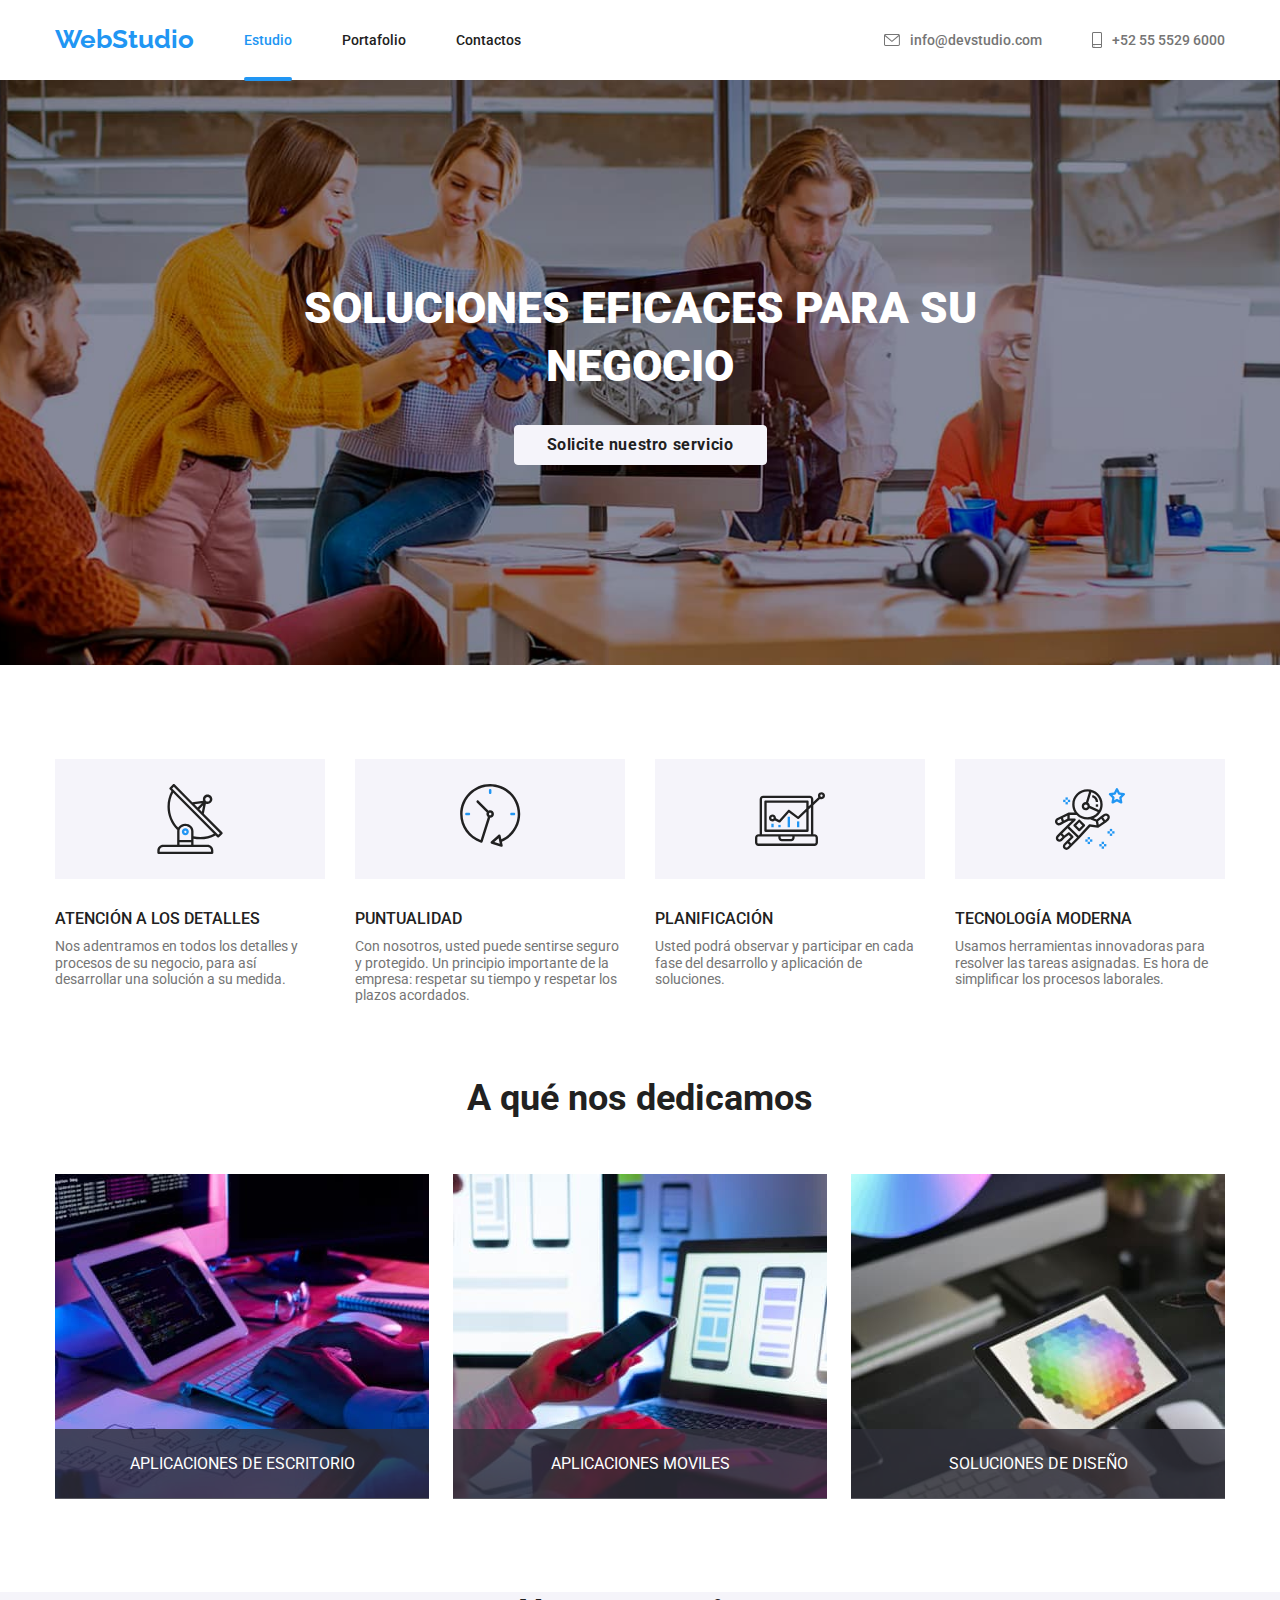
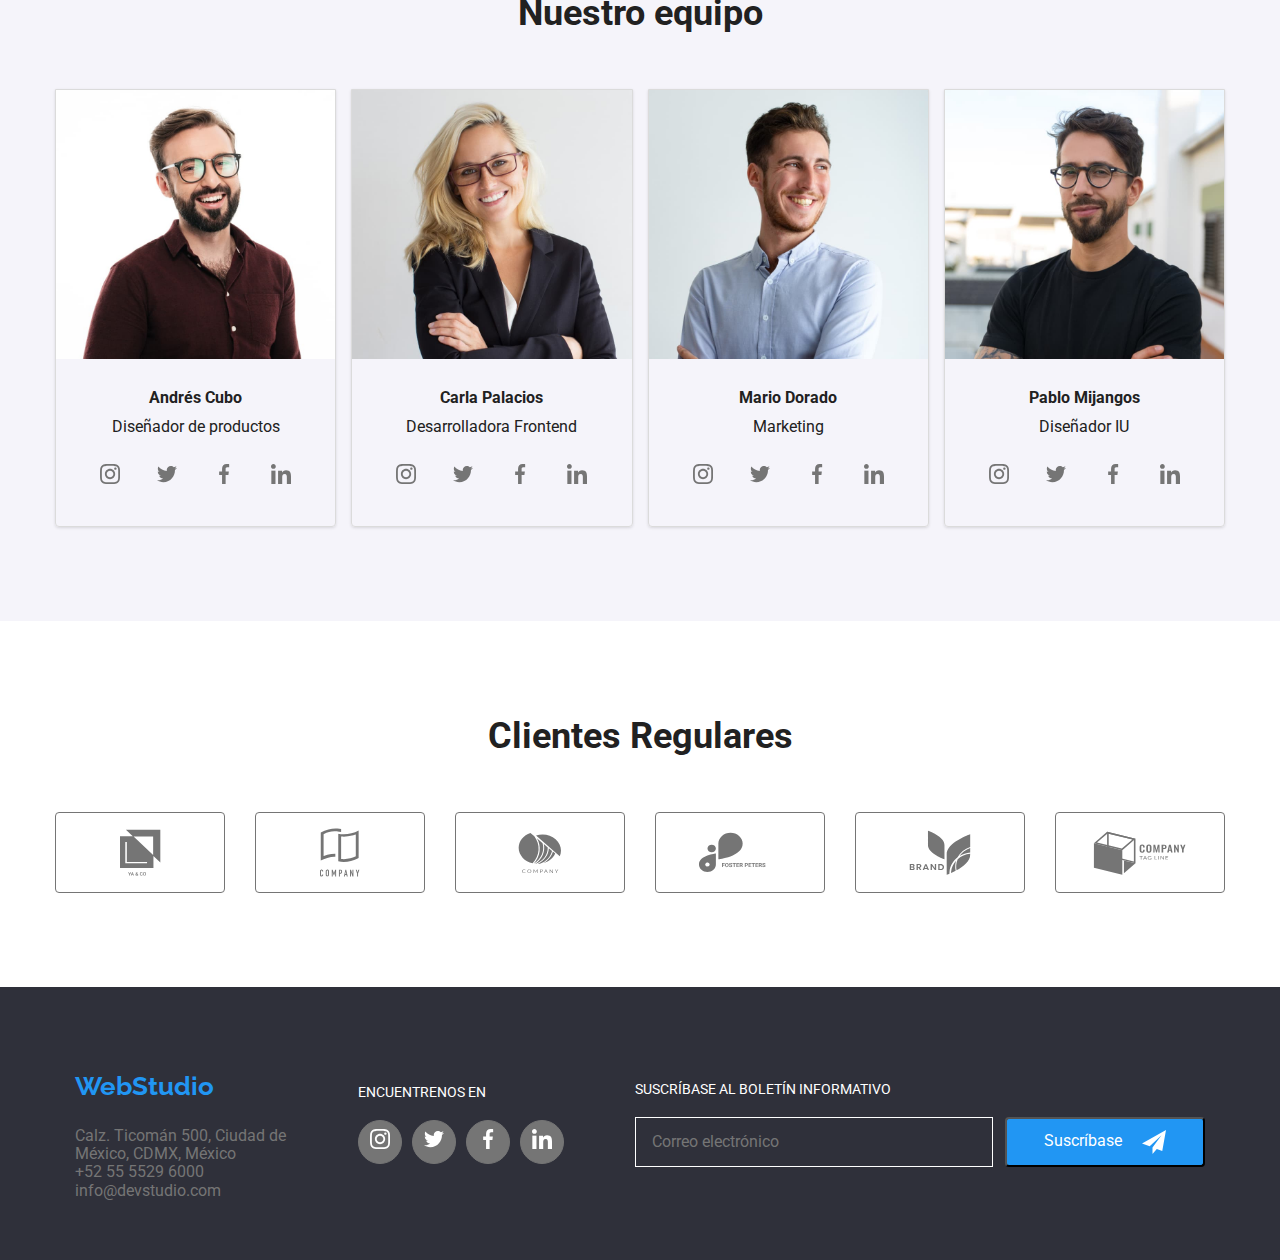
<file: index.html>
<!DOCTYPE html>
<html lang="es">
  <head>
    <meta charset="utf-8" />
    <meta name="viewport" content="width=device-width,initial-scale=1.0" />
    <link rel="preconnect" href="https://fonts.googleapis.com" />
    <link rel="preconnect" href="https://fonts.gstatic.com" crossorigin />
    <link rel="preconnect" href="https://fonts.googleapis.com" />
    <link rel="preconnect" href="https://fonts.gstatic.com" crossorigin />
    <link
      href="https://fonts.googleapis.com/css2?family=Raleway:ital,wght@0,700;1,700&family=Roboto:ital,wght@0,400;0,500;0,700;0,900;1,400;1,500;1,700;1,900&display=swap"
      rel="stylesheet"
    />
    <link
      rel="stylesheet"
      href="https://cdnjs.cloudflare.com/ajax/libs/modern-normalize/1.0.0/modern-normalize.min.css"
    />
    <link rel="stylesheet" href="./css/styles.css" />
    <title>WebStudio</title>
  </head>
  <body>
    <header>
      <div class="header-section container">
        <nav class="header-navigation">
          <a class="home-link" href="./index.html">WebStudio</a>
          <ul class="navigation-list list">
            <li><a class="link current" href="./index.html">Estudio</a></li>
            <li><a class="link" href="./portfolio.html">Portafolio</a></li>
            <li><a class="link" href="#">Contactos</a></li>
          </ul>
        </nav>
        <ul class="contact-list list">
          <li>
            <a class="contacts" href="mailto:info@devstudiio.com">
              <svg class="email-icon" width="16" height="12">
                <use href="./images/symbol-defs.svg#icon-sobre-activable"></use>
              </svg>
              info@devstudio.com
            </a>
          </li>
          <li>
            <a class="contacts" href="tel:+525555296000">
              <svg class="phone-icon" width="10" height="16">
                <use
                  href="./images/symbol-defs.svg#icon-telfono-inteligente"
                ></use>
              </svg>
              +52 55 5529 6000
            </a>
          </li>
        </ul>
      </div>
    </header>
    <main>
      <section class="hero">
        <div class="container">
          <h1 class="title">SOLUCIONES EFICACES PARA SU NEGOCIO</h1>
          <button data-modal-open class="button-styles" type="button">
            Solicite nuestro servicio
          </button>
        </div>
      </section>
      <section class="section">
        <div class="container">
          <h2 hidden>Nuestras ventajas</h2>
          <ul class="list benefits">
            <li>
              <div class="advantage-icons-rectangle">
                <svg class="advantages-icon" width="70" height="70">
                  <use href="./images/symbol-defs.svg#icon-antena-1"></use>
                </svg>
              </div>
              <h3 class="benefits-subtitle">ATENCIÓN A LOS DETALLES</h3>
              <p class="benefits-text">
                Nos adentramos en todos los detalles y procesos de su negocio,
                para así desarrollar una solución a su medida.
              </p>
            </li>
            <li>
              <div class="advantage-icons-rectangle">
                <svg class="advantages-icon" width="70" height="70">
                  <use href="./images/symbol-defs.svg#icon-reloj-1"></use>
                </svg>
              </div>
              <h3 class="benefits-subtitle">PUNTUALIDAD</h3>
              <p class="benefits-text">
                Con nosotros, usted puede sentirse seguro y protegido. Un
                principio importante de la empresa: respetar su tiempo y
                respetar los plazos acordados.
              </p>
            </li>
            <li>
              <div class="advantage-icons-rectangle">
                <svg class="advantages-icon" width="70" height="70">
                  <use href="./images/symbol-defs.svg#icon-diagrama-1"></use>
                </svg>
              </div>
              <h3 class="benefits-subtitle">PLANIFICACIÓN</h3>
              <p class="benefits-text">
                Usted podrá observar y participar en cada fase del desarrollo y
                aplicación de soluciones.
              </p>
            </li>
            <li>
              <div class="advantage-icons-rectangle">
                <svg class="advantages-icon" width="70" height="70">
                  <use href="./images/symbol-defs.svg#icon-astronauta-1"></use>
                </svg>
              </div>
              <h3 class="benefits-subtitle">TECNOLOGÍA MODERNA</h3>
              <p class="benefits-text">
                Usamos herramientas innovadoras para resolver las tareas
                asignadas. Es hora de simplificar los procesos laborales.
              </p>
            </li>
          </ul>
        </div>
      </section>
      <section class="section">
        <div class="services container">
          <h2 class="services-subtitle">A qué nos dedicamos</h2>
          <ul class="img-container-work list">
            <li class="services-item">
              <img
                src="./images/teclado.jpg"
                alt="aplicaciones de escritorio"
                width="370"
              />
              <p class="desktop-app">APLICACIONES DE ESCRITORIO</p>
            </li>
            <li class="services-item">
              <img
                src="./images/celular.jpg"
                alt="aplicaciones para movil"
                width="370"
              />
              <p class="movil-app">APLICACIONES MOVILES</p>
            </li>
            <li class="services-item">
              <img
                src="./images/tablet.jpg"
                alt="soluciones de diseño"
                width="370"
              />
              <p class="design-solutions">SOLUCIONES DE DISEÑO</p>
            </li>
          </ul>
        </div>
      </section>
      <section class="team">
        <div class="container">
          <h2 class="team-subtitle">Nuestro equipo</h2>
          <ul class="team-images list">
            <li class="card">
              <img
                src="./images/andres.jpg"
                alt="foto de Andrés"
                width="270px"
              />
              <div class="footer-card">
                <h4 class="team-member">Andrés Cubo</h4>
                <p>Diseñador de productos</p>
                <ul class="icon-list list">
                  <li>
                    <a href="#" class="icon-circle">
                      <svg class="social-icons" width="20" height="20">
                        <use
                          href="./images/symbol-defs.svg#icon-instagram-2"
                        ></use>
                      </svg>
                    </a>
                  </li>
                  <li>
                    <a href="#" class="icon-circle">
                      <svg class="social-icons" width="20" height="20">
                        <use
                          href="./images/symbol-defs.svg#icon-twitter-1"
                        ></use>
                      </svg>
                    </a>
                  </li>
                  <li>
                    <a href="#" class="icon-circle">
                      <svg class="social-icons" width="20" height="20">
                        <use
                          href="./images/symbol-defs.svg#icon-facebook-1"
                        ></use>
                      </svg>
                    </a>
                  </li>
                  <li>
                    <a href="#" class="icon-circle">
                      <svg class="social-icons" width="20" height="20">
                        <use
                          href="./images/symbol-defs.svg#icon-linkedin-1"
                        ></use>
                      </svg>
                    </a>
                  </li>
                </ul>
              </div>
            </li>
            <li class="card">
              <img src="./images/carla.jpg" alt="foto de Carla" width="270px" />
              <div class="footer-card">
                <h4 class="team-member">Carla Palacios</h4>
                <p>Desarrolladora Frontend</p>
                <ul class="icon-list list">
                  <li>
                    <a href="#" class="icon-circle">
                      <svg class="social-icons" width="20" height="20">
                        <use
                          href="./images/symbol-defs.svg#icon-instagram-2"
                        ></use>
                      </svg>
                    </a>
                  </li>
                  <li>
                    <a href="#" class="icon-circle">
                      <svg class="social-icons" width="20" height="20">
                        <use
                          href="./images/symbol-defs.svg#icon-twitter-1"
                        ></use>
                      </svg>
                    </a>
                  </li>
                  <li>
                    <a href="#" class="icon-circle">
                      <svg class="social-icons" width="20" height="20">
                        <use
                          href="./images/symbol-defs.svg#icon-facebook-1"
                        ></use>
                      </svg>
                    </a>
                  </li>
                  <li>
                    <a href="#" class="icon-circle">
                      <svg class="social-icons" width="20" height="20">
                        <use
                          href="./images/symbol-defs.svg#icon-linkedin-1"
                        ></use>
                      </svg>
                    </a>
                  </li>
                </ul>
              </div>
            </li>
            <li class="card">
              <img src="./images/mario.jpg" alt="foto de Mario" width="270px" />
              <div class="footer-card">
                <h4 class="team-member">Mario Dorado</h4>
                <p>Marketing</p>
                <ul class="icon-list list">
                  <li>
                    <a href="#" class="icon-circle">
                      <svg class="social-icons" width="20" height="20">
                        <use
                          href="./images/symbol-defs.svg#icon-instagram-2"
                        ></use>
                      </svg>
                    </a>
                  </li>
                  <li>
                    <a href="#" class="icon-circle">
                      <svg class="social-icons" width="20" height="20">
                        <use
                          href="./images/symbol-defs.svg#icon-twitter-1"
                        ></use>
                      </svg>
                    </a>
                  </li>
                  <li>
                    <a href="#" class="icon-circle">
                      <svg class="social-icons" width="20" height="20">
                        <use
                          href="./images/symbol-defs.svg#icon-facebook-1"
                        ></use>
                      </svg>
                    </a>
                  </li>
                  <li>
                    <a href="#" class="icon-circle">
                      <svg class="social-icons" width="20" height="20">
                        <use
                          href="./images/symbol-defs.svg#icon-linkedin-1"
                        ></use>
                      </svg>
                    </a>
                  </li>
                </ul>
              </div>
            </li>
            <li class="card">
              <img src="./images/pablo.jpg" alt="foto de Pablo" width="270px" />
              <div class="footer-card">
                <h4 class="team-member">Pablo Mijangos</h4>
                <p>Diseñador IU</p>
                <ul class="icon-list list">
                  <li>
                    <a href="#" class="icon-circle">
                      <svg class="social-icons" width="20" height="20">
                        <use
                          href="./images/symbol-defs.svg#icon-instagram-2"
                        ></use>
                      </svg>
                    </a>
                  </li>
                  <li>
                    <a href="#" class="icon-circle">
                      <svg class="social-icons" width="20" height="20">
                        <use
                          href="./images/symbol-defs.svg#icon-twitter-1"
                        ></use>
                      </svg>
                    </a>
                  </li>
                  <li>
                    <a href="#" class="icon-circle">
                      <svg class="social-icons" width="20" height="20">
                        <use
                          href="./images/symbol-defs.svg#icon-facebook-1"
                        ></use>
                      </svg>
                    </a>
                  </li>
                  <li>
                    <a href="#" class="icon-circle">
                      <svg class="social-icons" width="20" height="20">
                        <use
                          href="./images/symbol-defs.svg#icon-linkedin-1"
                        ></use>
                      </svg>
                    </a>
                  </li>
                </ul>
              </div>
            </li>
          </ul>
        </div>
      </section>
      <section class="clientes-regulares">
        <div class="container">
          <h2 class="clientes-regulares-subtitle">Clientes Regulares</h2>
          <ul class="icon-list-regulares list">
            <li>
              <a href="#" class="icon-regulares">
                <svg class="icon-clientes" width="41" height="46.7">
                  <use href="./images/symbol-defs.svg#icon-grupo"></use>
                </svg>
              </a>
            </li>
            <li>
              <a href="#" class="icon-regulares">
                <svg class="icon-clientes" width="40" height="52">
                  <use href="./images/symbol-defs.svg#icon-grupo-1"></use>
                </svg>
              </a>
            </li>
            <li>
              <a href="#" class="icon-regulares">
                <svg class="icon-clientes" width="43.46" height="41.18">
                  <use href="./images/symbol-defs.svg#icon-grupo-2"></use>
                </svg>
              </a>
            </li>
            <li>
              <a href="#" class="icon-regulares">
                <svg class="icon-clientes" width="84.44" height="40.62">
                  <use href="./images/symbol-defs.svg#icon-grupo-3"></use>
                </svg>
              </a>
            </li>
            <li>
              <a href="#" class="icon-regulares">
                <svg class="icon-clientes" width="62.54" height="45.43">
                  <use href="./images/symbol-defs.svg#icon-grupo-4"></use>
                </svg>
              </a>
            </li>
            <li>
              <a href="#" class="icon-regulares">
                <svg class="icon-clientes" width="93.79" height="43.93">
                  <use href="./images/symbol-defs.svg#icon-grupo-5"></use>
                </svg>
              </a>
            </li>
          </ul>
        </div>
      </section>
    </main>
    <footer class="footer-section">
      <section class="footer-container container">
        <div>
          <a class="home-link" href="./index.html">WebStudio</a>
          <addres class="addres-contacts">
            <ul class="list">
              <li>
                <a
                  class="contacts"
                  href="google map"
                  target="_blank"
                  rel="noopener noreferre"
                  >Calz. Ticomán 500, Ciudad de <br />
                  México, CDMX, México</a
                >
              </li>
              <li>
                <a class="contacts" href="tel:+525555296000"
                  >+52 55 5529 6000</a
                >
              </li>
              <li>
                <a class="contacts" href="mailto:info@devstudiio.com"
                  >info@devstudio.com</a
                >
              </li>
            </ul>
          </addres>
        </div>
        <div class="footer-social-icons">
          <p class="p-footer">ENCUENTRENOS EN</p>
          <ul class="footer-icon-list list">
            <li class="footer-icon-circle">
              <a href="#" class="icon-link">
                <svg class="social-svg" width="20" height="20">
                  <use href="./images/symbol-defs.svg#icon-instagram-2"></use>
                </svg>
              </a>
            </li>
            <li class="footer-icon-circle">
              <a href="#" class="icon-link">
                <svg class="social-svg" width="20" height="20">
                  <use href="./images/symbol-defs.svg#icon-twitter-1"></use>
                </svg>
              </a>
            </li>
            <li class="footer-icon-circle">
              <a href="#" class="icon-link">
                <svg class="social-svg" width="20" height="20">
                  <use href="./images/symbol-defs.svg#icon-facebook-1"></use>
                </svg>
              </a>
            </li>
            <li class="footer-icon-circle">
              <a href="#" class="icon-link">
                <svg class="social-svg" width="20" height="20">
                  <use href="./images/symbol-defs.svg#icon-linkedin-1"></use>
                </svg>
              </a>
            </li>
          </ul>
        </div>
        <div class="form-container">
          <p class="footer-form-title">SUSCRÍBASE AL BOLETÍN INFORMATIVO</p>
          <form class="footer-form">
            <div class="footer-form-field">
              <label class="form-label" for="email"></label>
              <input
                class="footer-form-input"
                type="text"
                id="email"
                placeholder="Correo electrónico"
              />
            </div>
            <button class="send-button" type="submit">
              Suscríbase
              <svg class="icon-sbmit" width="24" height="24">
                <use href="./images/symbol-defs.svg#icon-enviar-cono"></use>
              </svg>
            </button>
          </form>
        </div>
      </section>
    </footer>
    <div class="backdrop is-hidden" data-modal>
      <div class="modal">
        <form class="form">
          <p class="form-title">Deje sus datos, nos contactaremos con usted</p>
          <div class="form-field">
            <label class="form-label" for="name">Nombre</label>
            <div class="input-field">
              <input class="form-input" type="text" id="name" />
              <svg class="form-icon" width="18px" height="18px">
                <use
                  href="./images/symbol-defs.svg#icon-persona-negra-18dp-1"
                ></use>
              </svg>
            </div>
          </div>
          <div class="form-field">
            <label class="form-label" for="phone">Teléfono</label>
            <div class="input-field">
              <input class="form-input" type="text" id="phone" />
              <svg class="form-icon" width="18px" height="18px">
                <use
                  href="./images/symbol-defs.svg#icon-telfono-negro-18dp-1"
                ></use>
              </svg>
            </div>
          </div>
          <div class="form-field">
            <label class="form-label" for="email">E-mail</label>
            <div class="input-field">
              <input class="form-input" type="text" id="email" />
              <svg class="form-icon" width="18px" height="18px">
                <use
                  href="./images/symbol-defs.svg#icon-correo-electrnico-negro-18dp-1"
                ></use>
              </svg>
            </div>
          </div>
          <div class="comment-field">
            <label class="form-label" for="comment">Comentarios</label>
            <textarea
              class="form-input"
              name="comment"
              rows="5"
              id="comment"
              placeholder="Introduzca el texto"
            ></textarea>
          </div>
          <div class="checkbox-field">
            <label class="check">
              <input
                class="checkbox-input"
                type="checkbox"
                name="policy"
                value="accept"
              />
              <p class="checkbox">
                Estoy de acuerdo con el boletín informativo y acepto los
                Términos y Condiciones
              </p>
            </label>
          </div>
          <div class="form-button-send">
            <button class="send-button" type="submit">Enviar</button>
          </div>
        </form>
        <button data-modal-close class="modal-close">
          <svg class="close-icon" width="18px" height="18px">
            <use
              href="./images/symbol-defs.svg#icon-close-black-18dp-2-1"
            ></use>
          </svg>
        </button>
      </div>
    </div>
    <script src="./js/modal.js"></script>
  </body>
</html>
</file>
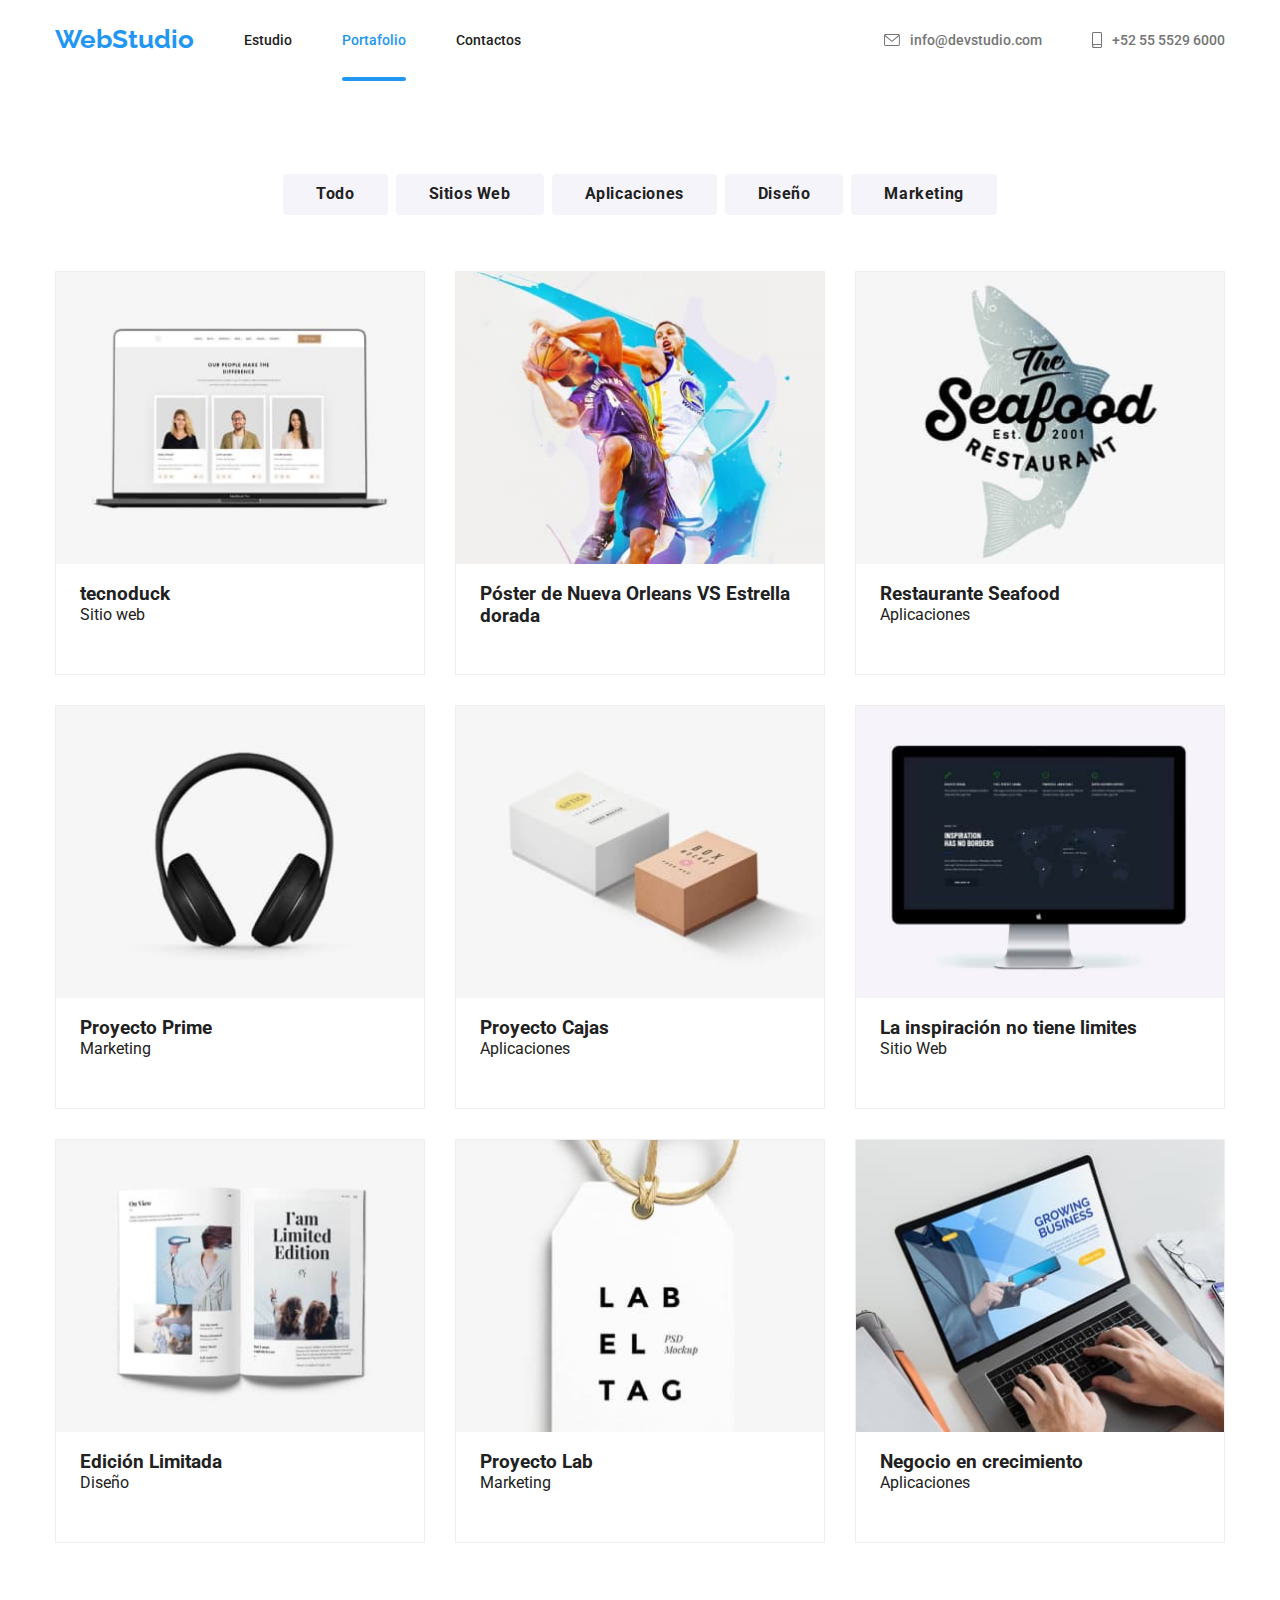
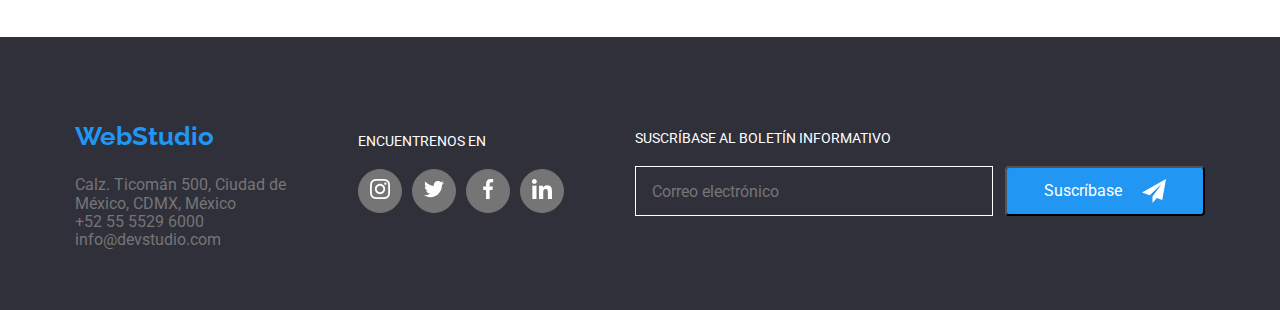
<file: portfolio.html>
<!DOCTYPE html>
<html lang="es">
  <head>
    <meta charset="utf-8" />
    <meta name="viewport" content="width=device-width,initial-scale=1.0" />
    <link rel="preconnect" href="https://fonts.googleapis.com" />
    <link rel="preconnect" href="https://fonts.gstatic.com" crossorigin />
    <link rel="preconnect" href="https://fonts.googleapis.com" />
    <link rel="preconnect" href="https://fonts.gstatic.com" crossorigin />
    <link
      href="https://fonts.googleapis.com/css2?family=Raleway:ital,wght@0,700;1,700&family=Roboto:ital,wght@0,400;0,500;0,700;0,900;1,400;1,500;1,700;1,900&display=swap"
      rel="stylesheet"
    />
    <link
      rel="stylesheet"
      href="https://cdnjs.cloudflare.com/ajax/libs/modern-normalize/1.0.0/modern-normalize.min.css"
    />
    <link rel="stylesheet" href="./css/styles.css" />
    <title>WebStudio</title>
  </head>
  <body>
    <header>
      <div class="header-section container">
        <nav class="header-navigation">
          <a class="home-link" href="./index.html"><span>Web</span>Studio</a>
          <ul class="navigation-list list">
            <li><a class="link" href="./index.html">Estudio</a></li>
            <li>
              <a class="link current" href="./portfolio.html">Portafolio</a>
            </li>
            <li><a class="link" href="#">Contactos</a></li>
          </ul>
        </nav>
        <ul class="contact-list list">
          <li>
            <a class="contacts" href="mailto:info@devstudiio.com">
              <svg class="email-icon" width="16" height="12">
                <use href="./images/symbol-defs.svg#icon-sobre-activable"></use>
              </svg>
              info@devstudio.com
            </a>
          </li>
          <li>
            <a class="contacts" href="tel:+525555296000">
              <svg class="phone-icon" width="10" height="16">
                <use
                  href="./images/symbol-defs.svg#icon-telfono-inteligente"
                ></use>
              </svg>
              +52 55 5529 6000
            </a>
          </li>
        </ul>
      </div>
    </header>
    <main>
      <section class="section">
        <div class="container">
          <ul class="buttons-nav list">
            <li>
              <button class="button-styles" type="button">Todo</button>
            </li>
            <li>
              <button class="button-styles" type="button">Sitios Web</button>
            </li>
            <li>
              <button class="button-styles" type="button">Aplicaciones</button>
            </li>
            <li>
              <button class="button-styles" type="button">Diseño</button>
            </li>
            <li>
              <button class="button-styles" type="button">Marketing</button>
            </li>
          </ul>
        </div>
        <div class="container">
          <ul class="images-project list">
            <li class="card-portfolio">
              <div class="card-body">
                <img
                  src="./images-portfolio/laptop.jpg"
                  alt="tecnoduck"
                  width="300"
                />
                <div class="emergent-text">
                  <p class="card-text">
                    Tecnoduck es una plataforma de distribución de coronavirus
                    de última generación. Las compañías usan esta plataforma
                    para el espionaje digital y los ataques a los servidores
                    seguros de la competencia.
                  </p>
                </div>
              </div>
              <div class="footer-portfolio-card">
                <h3>tecnoduck</h3>
                <p>Sitio web</p>
              </div>
            </li>
            <li class="card-portfolio">
              <div class="card-body">
                <img
                  src="./images-portfolio/basketball.jpg"
                  alt="poster-basketball"
                  width="300"
                />
                <div class="emergent-text">
                  <p class="card-text">
                    Lorem ipsum dolor, sit amet consectetur adipisicing elit.
                    Laborum distinctio praesentium fugit labore dolorum
                    excepturi necessitatibus ex mollitia dignissimos rerum.
                  </p>
                </div>
              </div>
              <div class="footer-portfolio-card">
                <h3>Póster de Nueva Orleans VS Estrella dorada</h3>
              </div>
            </li>
            <li class="card-portfolio">
              <div class="card-body">
                <img
                  src="./images-portfolio/seafood.jpg"
                  alt="restaurante"
                  width="300"
                />
                <div class="emergent-text">
                  <p class="card-text">
                    Lorem ipsum dolor, sit amet consectetur adipisicing elit.
                    Laborum distinctio praesentium fugit labore dolorum
                    excepturi necessitatibus ex mollitia dignissimos rerum.
                  </p>
                </div>
              </div>
              <div class="footer-portfolio-card">
                <h3>Restaurante Seafood</h3>
                <p>Aplicaciones</p>
              </div>
            </li>
            <li class="card-portfolio">
              <div class="card-body">
                <img
                  src="./images-portfolio/earphones.jpg"
                  alt="proyecto-prime"
                  width="300"
                />
                <div class="emergent-text">
                  <p class="card-text">
                    Lorem ipsum dolor, sit amet consectetur adipisicing elit.
                    Laborum distinctio praesentium fugit labore dolorum
                    excepturi necessitatibus ex mollitia dignissimos rerum.
                  </p>
                </div>
              </div>
              <div class="footer-portfolio-card">
                <h3>Proyecto Prime</h3>
                <p>Marketing</p>
              </div>
            </li>
            <li class="card-portfolio">
              <div class="card-body">
                <img
                  src="./images-portfolio/boxes.jpg"
                  alt="proyecto cajas"
                  width="300"
                />
                <div class="emergent-text">
                  <p class="card-text">
                    Lorem ipsum dolor, sit amet consectetur adipisicing elit.
                    Laborum distinctio praesentium fugit labore dolorum
                    excepturi necessitatibus ex mollitia dignissimos rerum.
                  </p>
                </div>
              </div>
              <div class="footer-portfolio-card">
                <h3>Proyecto Cajas</h3>
                <p>Aplicaciones</p>
              </div>
            </li>
            <li class="card-portfolio">
              <div class="card-body">
                <img
                  src="./images-portfolio/monitor.jpg"
                  alt="imagen pc"
                  width="300"
                />
                <div class="emergent-text">
                  <p class="card-text">
                    Lorem ipsum dolor, sit amet consectetur adipisicing elit.
                    Laborum distinctio praesentium fugit labore dolorum
                    excepturi necessitatibus ex mollitia dignissimos rerum.
                  </p>
                </div>
              </div>
              <div class="footer-portfolio-card">
                <h3>La inspiración no tiene limites</h3>
                <p>Sitio Web</p>
              </div>
            </li>
            <li class="card-portfolio">
              <div class="card-body">
                <img
                  src="./images-portfolio/magazine.jpg"
                  alt="folleto"
                  width="300"
                />
                <div class="emergent-text">
                  <p class="card-text">
                    Lorem ipsum dolor, sit amet consectetur adipisicing elit.
                    Laborum distinctio praesentium fugit labore dolorum
                    excepturi necessitatibus ex mollitia dignissimos rerum.
                  </p>
                </div>
              </div>
              <div class="footer-portfolio-card">
                <h3>Edición Limitada</h3>
                <p>Diseño</p>
              </div>
            </li>
            <li class="card-portfolio">
              <div class="card-body">
                <img
                  src="./images-portfolio/tag.jpg"
                  alt="proyecto lab"
                  width="300"
                />
                <div class="emergent-text">
                  <p class="card-text">
                    Lorem ipsum dolor, sit amet consectetur adipisicing elit.
                    Laborum distinctio praesentium fugit labore dolorum
                    excepturi necessitatibus ex mollitia dignissimos rerum.
                  </p>
                </div>
              </div>
              <div class="footer-portfolio-card">
                <h3>Proyecto Lab</h3>
                <p>Marketing</p>
              </div>
            </li>
            <li class="card-portfolio">
              <div class="card-body">
                <img
                  src="./images-portfolio/pc.jpg"
                  alt="imagen pc"
                  width="300"
                />
                <div class="emergent-text">
                  <p class="card-text">
                    Lorem ipsum dolor, sit amet consectetur adipisicing elit.
                    Laborum distinctio praesentium fugit labore dolorum
                    excepturi necessitatibus ex mollitia dignissimos rerum.
                  </p>
                </div>
              </div>
              <div class="footer-portfolio-card">
                <h3>Negocio en crecimiento</h3>
                <p>Aplicaciones</p>
              </div>
            </li>
          </ul>
        </div>
      </section>
    </main>
    <footer class="footer-section">
      <section class="footer-container container">
        <div>
          <a class="home-link" href="./index.html">WebStudio</a>
          <addres class="addres-contacts">
            <ul class="list">
              <li>
                <a
                  class="contacts"
                  href="google map"
                  target="_blank"
                  rel="noopener noreferre"
                  >Calz. Ticomán 500, Ciudad de <br />
                  México, CDMX, México</a
                >
              </li>
              <li>
                <a class="contacts" href="tel:+525555296000"
                  >+52 55 5529 6000</a
                >
              </li>
              <li>
                <a class="contacts" href="mailto:info@devstudiio.com"
                  >info@devstudio.com</a
                >
              </li>
            </ul>
          </addres>
        </div>
        <div class="footer-social-icons">
          <p class="p-footer">ENCUENTRENOS EN</p>
          <ul class="footer-icon-list list">
            <li class="footer-icon-circle">
              <a href="#" class="icon-link">
                <svg class="social-svg" width="20" height="20">
                  <use href="./images/symbol-defs.svg#icon-instagram-2"></use>
                </svg>
              </a>
            </li>
            <li class="footer-icon-circle">
              <a href="#" class="icon-link">
                <svg class="social-svg" width="20" height="20">
                  <use href="./images/symbol-defs.svg#icon-twitter-1"></use>
                </svg>
              </a>
            </li>
            <li class="footer-icon-circle">
              <a href="#" class="icon-link">
                <svg class="social-svg" width="20" height="20">
                  <use href="./images/symbol-defs.svg#icon-facebook-1"></use>
                </svg>
              </a>
            </li>
            <li class="footer-icon-circle">
              <a href="#" class="icon-link">
                <svg class="social-svg" width="20" height="20">
                  <use href="./images/symbol-defs.svg#icon-linkedin-1"></use>
                </svg>
              </a>
            </li>
          </ul>
        </div>
        <div class="form-container">
          <p class="footer-form-title">SUSCRÍBASE AL BOLETÍN INFORMATIVO</p>
          <form class="footer-form">
            <div class="footer-form-field">
              <label class="form-label" for="email"></label>
              <input
                class="footer-form-input"
                type="text"
                id="email"
                placeholder="Correo electrónico"
              />
            </div>
            <button class="send-button" type="submit">
              Suscríbase
              <svg class="icon-sbmit" width="24" height="24">
                <use href="./images/symbol-defs.svg#icon-enviar-cono"></use>
              </svg>
            </button>
          </form>
        </div>
      </section>
    </footer>
  </body>
</html>
</file>
<file: css/styles.css>
/*NORMALIZER*/
h1,
h2,
h3,
h4,
h5,
h6,
p,
ul {
  margin: 0px;
}
html {
  box-sizing: border-box;
}
*,
*::after,
*::before {
  box-sizing: inherit;
}
img {
  display: block;
  width: 100%;
  height: auto;
}
address {
  font-style: normal;
}
.link {
  padding-top: 32px;
  padding-bottom: 32px;
  text-decoration: none;
  color: inherit;
}
.current {
  position: relative;
  color: var(--background-color);
}
.current::after {
  content: "";
  position: absolute;
  left: 0;
  bottom: -1px;
  width: 100%;
  height: 4px;
  background-color: var(--background-color);
  border-radius: 2px;
}
.list {
  list-style: none;
  padding: 0px;
  margin: 0px;
}
body {
  font-family: "Roboto", sans-serif;
  color: var(--text-color);
}
/*VARIABLES*/
:root {
  --paragraph-color: rgba(117, 117, 117, 1);
}
:root {
  --text-color: rgba(33, 33, 33, 1);
}
:root {
  --background-color: rgba(33, 150, 243, 1);
}
:root {
  --secondary-text-color: rgba(255, 255, 255, 1);
}
:root {
  --footer-background-color: rgba(47, 48, 58, 1);
}
:root {
  --color-opacity: rgba(0, 0, 0, 0.2);
}
:root {
  --cubic-bezier: cubic-bezier(0.4, 0, 0.2, 1);
}
/*FLEXBOX*/
.container {
  width: 1200px;
  padding-left: 15px;
  padding-right: 15px;
  margin-left: auto;
  margin-right: auto;
}
.section {
  padding-top: 94px;
  padding-bottom: 94px;
}
.header-section {
  background-color: var(--secondary-text-color);
  display: flex;
  justify-content: space-between;
  align-items: center;
  border-bottom: 1px rgba(236, 236, 236, 1);
}
.home-link {
  font-family: "Raleway", sans-serif;
  display: flex;
  text-decoration: none;
  font-size: 26px;
  color: var(--background-color);
  font-weight: 700;
  line-height: 1.17;
  align-items: center;
  padding-top: 24px;
  padding-bottom: 25px;
}
.home-link:hover {
  color: var(--background-color);
}
.link:hover {
  color: var(--background-color);
  box-shadow: 0px 2px 2px 0px rgba(0, 0, 0, 0.12);
  box-shadow: 0px 1px 2px 0px rgba(0, 0, 0, 0.08);
  box-shadow: 0px 3px 1px 0px rgba(0, 0, 0, 0.1);
}
.header-navigation {
  display: flex;
  gap: 50px;
  flex-wrap: wrap;
  align-items: center;
}
.navigation-list {
  text-decoration: none;
  font-size: 14px;
  font-weight: 500;
  line-height: 1.17;
  display: flex;
  gap: 50px;
  justify-content: space-between;
  padding-top: 32px;
  padding-bottom: 32px;
}
.contact-list {
  text-decoration: none;
  font-size: 14px;
  font-weight: 500;
  line-height: 1.17;
  display: flex;
  gap: 50px;
  align-items: center;
  padding-top: 32px;
  padding-bottom: 32px;
}
.contacts {
  display: flex;
  align-items: center;
  text-decoration: none;
  color: var(--paragraph-color);
  gap: 10px;
  fill: var(--paragraph-color);
  transition: color 250ms var(--cubic-bezier), fill 250ms var(--cubic-bezier);
}

.contacts:hover,
.contacts:focus {
  color: var(--background-color);
  fill: var(--background-color);
}
.button-styles {
  font-family: "roboto";
  font-style: normal;
  font-size: 16px;
  font-weight: 700;
  letter-spacing: 0.6px;
  color: var(--text-color);
  background-color: rgba(245, 244, 250, 1);
  padding: 10px 32px;
  border: 1px solid rgba(245, 244, 250, 1);
  border-radius: 4px;
  text-align: center;
  transition: background-color 250ms var(--cubic-bezier),
    color 250ms var(--cubic-bezier);
}
.button-styles:hover,
.button-styles:focus {
  background-color: rgba(33, 150, 243, 1);
  color: var(--secondary-text-color);
  cursor: pointer;
  box-shadow: 0px 2px 2px 0px rgba(0, 0, 0, 0.12);
  box-shadow: 0px 1px 2px 0px rgba(0, 0, 0, 0.08);
  box-shadow: 0px 3px 1px 0px rgba(0, 0, 0, 0.1);
}
.hero {
  padding-top: 200px;
  padding-bottom: 200px;
  background: url(../images/backround.jpg);
  background-repeat: no-repeat;
  background-position: center;
  background-size: cover;
  background-color: rgba(47, 48, 58, 0.4);
  text-align: center;
}
.is-hidden {
  display: none;
  opacity: 0;
  visibility: hidden;
  pointer-events: none;
}
.backdrop {
  position: fixed;
  top: 0;
  left: 0;
  width: 100vw;
  height: 100vh;
  background-color: var(--color-opacity);
  opacity: 1;
  visibility: visible;
  pointer-events: auto;
  transition: opacity 250ms cubic-bezier(0.4, 0, 0.2, 1),
    visibility 250ms cubic-bezier(0.4, 0, 0.2, 1);
}
.modal {
  position: absolute;
  min-width: 528px;
  min-height: 581px;
  background-color: var(--secondary-text-color);
  left: 50%;
  top: 50%;
  padding: 40px;
  border-radius: 4px;
  box-shadow: 0px 2px 1px 0px rgba(0, 0, 0, 0.2);
  box-shadow: 0px 1px 1px 0px rgba(0, 0, 0, 0.14);
  box-shadow: 0px 1px 3px 0px rgba(0, 0, 0, 0.12);
  transform: translate(-50%, -50%);
  transition: transform 250ms var(--cubic-bezier);
}
.form {
  display: flex;
  flex-direction: column;
}
.form-title {
  color: var(--text-color);
  font-size: 20px;
  font-weight: 700;
  text-align: center;
  margin-bottom: 30px;
}
.form-label {
  font-size: 12px;
  color: var(--paragraph-color);
}
.form-input {
  position: relative;
  width: 100%;
  padding: 11px 11px 11px 41px;
  outline: none;
  border: 1px solid rgba(33, 33, 33, 0.2);
  border-radius: 4px;
  margin-bottom: 10px;
  transition: border-color 250ms var(--cubic-bezier);
  resize: none;
}
.form-input:focus {
  border-color: var(--background-color);
}
.form-input:focus + .form-icon {
  fill: var(--background-color);
}
.form-icon {
  position: absolute;
  left: 12px;
  top: 50%;
  transform: translateY(-50%);
  fill: var(--text-color);
  transition: fill 250ms var(--cubic-bezier);
}
.form-field {
  position: relative;
}
.checkbox-field {
  margin-bottom: 30px;
}
.check {
  display: flex;
  gap: 8.38px;
}
.form-button-send {
  display: flex;
  justify-content: center;
}
.modal-close {
  position: absolute;
  cursor: pointer;
  display: flex;
  justify-content: center;
  align-items: center;
  width: 30px;
  height: 30px;
  border: 1px solid rgba(0, 0, 0, 0.1);
  border-radius: 50px;
  top: 8px;
  right: 8px;
  transition: fill 250ms var(--cubic-bezier),
    border-color 250ms var(--cubic-bezier);
}
.modal-close:hover {
  fill: var(--background-color);
  border-color: var(--background-color);
}
.title {
  width: 696px;
  font-size: 44px;
  color: var(--secondary-text-color);
  font-weight: 900;
  line-height: 1.3;
  text-align: center;
  margin: 0 auto;
  margin-bottom: 30px;
}
.advantage-icons-rectangle {
  width: 270px;
  height: 120px;
  display: flex;
  justify-content: center;
  align-items: center;
  background-color: rgba(245, 244, 250, 1);
  margin-bottom: 30px;
}
.benefits {
  font-size: 14px;
  line-height: 1.17;
  height: 130px;
  display: flex;
  justify-content: space-between;
  gap: 30px;
}
h2 {
  margin-bottom: 55px;
  font-size: 36px;
  font-weight: 700;
  line-height: 1.17;
  text-align: center;
}
.img-container-work {
  position: relative;
  display: flex;
  justify-content: space-between;
  gap: 15px;
}
.services-item {
  position: relative;
}
.desktop-app {
  display: flex;
  justify-content: center;
  align-items: center;
  position: absolute;
  width: 100%;
  height: 70px;
  bottom: -1px;
  color: var(--secondary-text-color);
  background-color: rgba(47, 48, 58, 0.8);
}
.movil-app {
  display: flex;
  justify-content: center;
  align-items: center;
  position: absolute;
  width: 100%;
  height: 70px;
  bottom: -1px;
  color: var(--secondary-text-color);
  background-color: rgba(47, 48, 58, 0.8);
}
.design-solutions {
  display: flex;
  justify-content: center;
  align-items: center;
  position: absolute;
  width: 100%;
  height: 70px;
  bottom: -1px;
  color: var(--secondary-text-color);
  background-color: rgba(47, 48, 58, 0.8);
}
.benefits-subtitle {
  margin-bottom: 10px;
  font-weight: 500;
}
.team-member {
  margin-bottom: 10px;
}
.team {
  background-color: rgba(245, 244, 250, 1);
  padding-bottom: 94px;
}
.team-images {
  display: flex;
  flex-wrap: wrap;
  gap: 15px;
  padding: 0;
  list-style: none;
}
.card {
  flex-basis: calc((100% - 45px) / 4);
  border: 1px solid rgb(219, 219, 219);
  border-radius: 0px 0px 4px 4px;
  box-shadow: 0px 2px 1px 0px rgba(0, 0, 0, 0.2);
  box-shadow: 0px 1px 1px 0px rgba(0, 0, 0, 0.14);
  box-shadow: 0px 1px 3px 0px rgba(0, 0, 0, 0.12);
}
.footer-card {
  padding: 30px 32px;
  text-align: center;
  gap: 16px;
}
.icon-list {
  display: flex;
  justify-content: space-between;
  gap: 10px;
  margin-top: 16px;
}
.icon-circle {
  display: flex;
  justify-content: center;
  align-items: center;
  width: 44px;
  height: 44px;
  border-radius: 50px;
  fill: var(--paragraph-color);
  transition: fill 250ms cubic-bezier(0.4, 0, 0.2, 1),
    background-color 250ms cubic-bezier(0.4, 0, 0.2, 1);
}
.icon-circle:hover,
.social-icons:hover {
  background-color: var(--background-color);
  fill: var(--secondary-text-color);
}

.benefits-text {
  color: var(--paragraph-color);
  font-weight: 400;
}
.clientes-regulares {
  padding-top: 94px;
  padding-bottom: 94px;
}
.icon-list-regulares {
  display: flex;
  justify-content: space-between;
}
.icon-regulares {
  display: flex;
  justify-content: center;
  align-items: center;
  width: 170px;
  height: 81px;
  border: 1px solid var(--paragraph-color);
  border-radius: 4px;
  fill: var(--paragraph-color);
}
.icon-regulares:hover,
.icon-regulares:focus {
  border-color: var(--background-color);
  fill: var(--background-color);
  transition-duration: 250ms;
  transition-timing-function: cubic-bezier(0.4, 0, 0.2, 1);
}
.footer-section {
  display: flex;
  background-color: var(--footer-background-color);
  padding: 60px;
}
.footer-container {
  display: flex;
  align-items: center;
  justify-content: space-between;
  gap: 70px;
}
.addres-contacts {
  color: var(--secondary-text-color);
  gap: 10px;
}
.footer-icon-list {
  display: flex;
  gap: 10px;
}
.p-footer {
  font-size: 14px;
  color: var(--secondary-text-color);
  margin-bottom: 20px;
}
.footer-icon-circle {
  background-color: var(--paragraph-color);
  display: flex;
  justify-content: center;
  align-items: center;
  width: 44px;
  height: 44px;
  border: 1px solid var(--paragraph-color);
  border-radius: 50px;
}
.footer-icon-circle:hover {
  background-color: var(--background-color);
  transition-duration: 250ms;
  transition-timing-function: cubic-bezier(0.4, 0, 0.2, 1);
}
.social-svg {
  fill: var(--secondary-text-color);
}

.footer-form {
  display: flex;
  gap: 12px;
}
.footer-form-title {
  font-size: 14px;
  color: var(--secondary-text-color);
  margin-bottom: 20px;
}
.footer-form-input {
  width: 358px;
  height: 50px;
  background-color: var(--footer-background-color);
  padding: 15px 15px 15px 16px;
  border: 1px solid var(--secondary-text-color);
  outline: none;
}
.send-button {
  display: flex;
  align-items: center;
  justify-content: center;
  width: 200px;
  height: 50px;
  gap: 20px;
  background-color: var(--background-color);
  color: var(--secondary-text-color);
  fill: var(--secondary-text-color);
  border-radius: 4px;
  cursor: pointer;
  transition: box-shadow 250ms var(--cubic-bezier);
}
.send-button:hover {
  box-shadow: 0px 4px 4px 0px rgba(0, 0, 0, 0.15);
}
/*PORTAFOLIO*/
.buttons-nav {
  display: flex;
  justify-content: center;
  align-items: center;
  gap: 8px;
  margin-bottom: 56px;
}
.images-project {
  display: flex;
  flex-wrap: wrap;
  gap: 30px;
  padding: 0;
  list-style: none;
}
.card-portfolio {
  width: 370px;
  height: 404px;
  flex-basis: calc((100% - 60px) / 3);
  border: 1px solid rgba(238, 238, 238, 1);
  background-color: var(--secondary-text-color);
}
.card-body {
  position: relative;
  overflow: hidden;
}
.card-portfolio:hover {
  box-shadow: 1px 4px 6px 0px rgba(0, 0, 0, 0.16);
  box-shadow: 0px 4px 4px 0px rgba(0, 0, 0, 0.06);
  box-shadow: 0px 1px 1px 0px rgba(0, 0, 0, 0.12);
  transition-duration: 250ms;
  transition-timing-function: cubic-bezier(0.4, 0, 0.2, 1);
}
.emergent-text {
  position: absolute;
  top: 0%;
  height: 294px;
  width: 370px;
  background-color: rgba(33, 150, 243, 0.9);
  padding: 63px 24px;
  transform: translateY(100%);
  transition: transform 250ms ease;
  transition-timing-function: cubic-bezier(0.4, 0, 0.2, 1);
}
.card-text {
  color: var(--secondary-text-color);
  font-weight: 400;
  font-size: 18px;
  line-height: 28px;
  letter-spacing: 0.03em;
}
.card-portfolio:hover .emergent-text {
  transform: translateY(0%);
}

.footer-portfolio-card {
  padding: 20px 24px;
}
</file>
